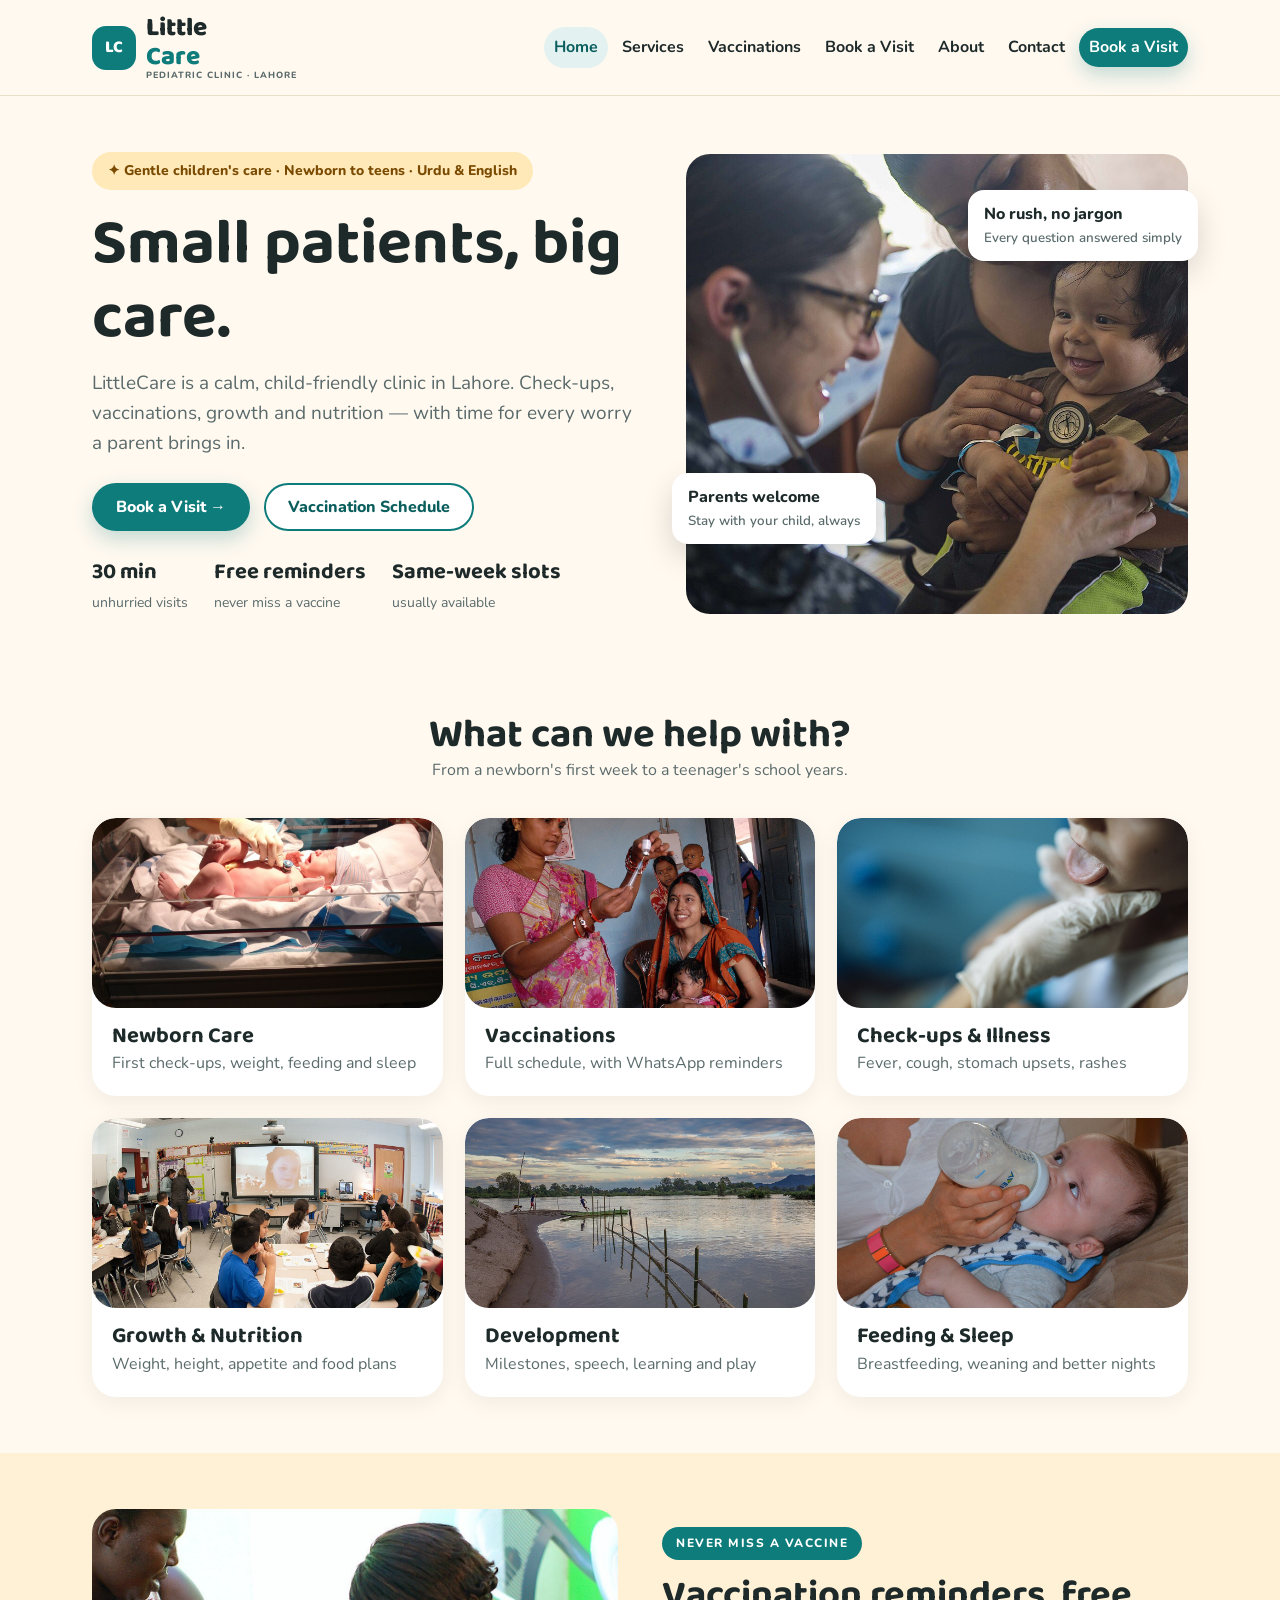
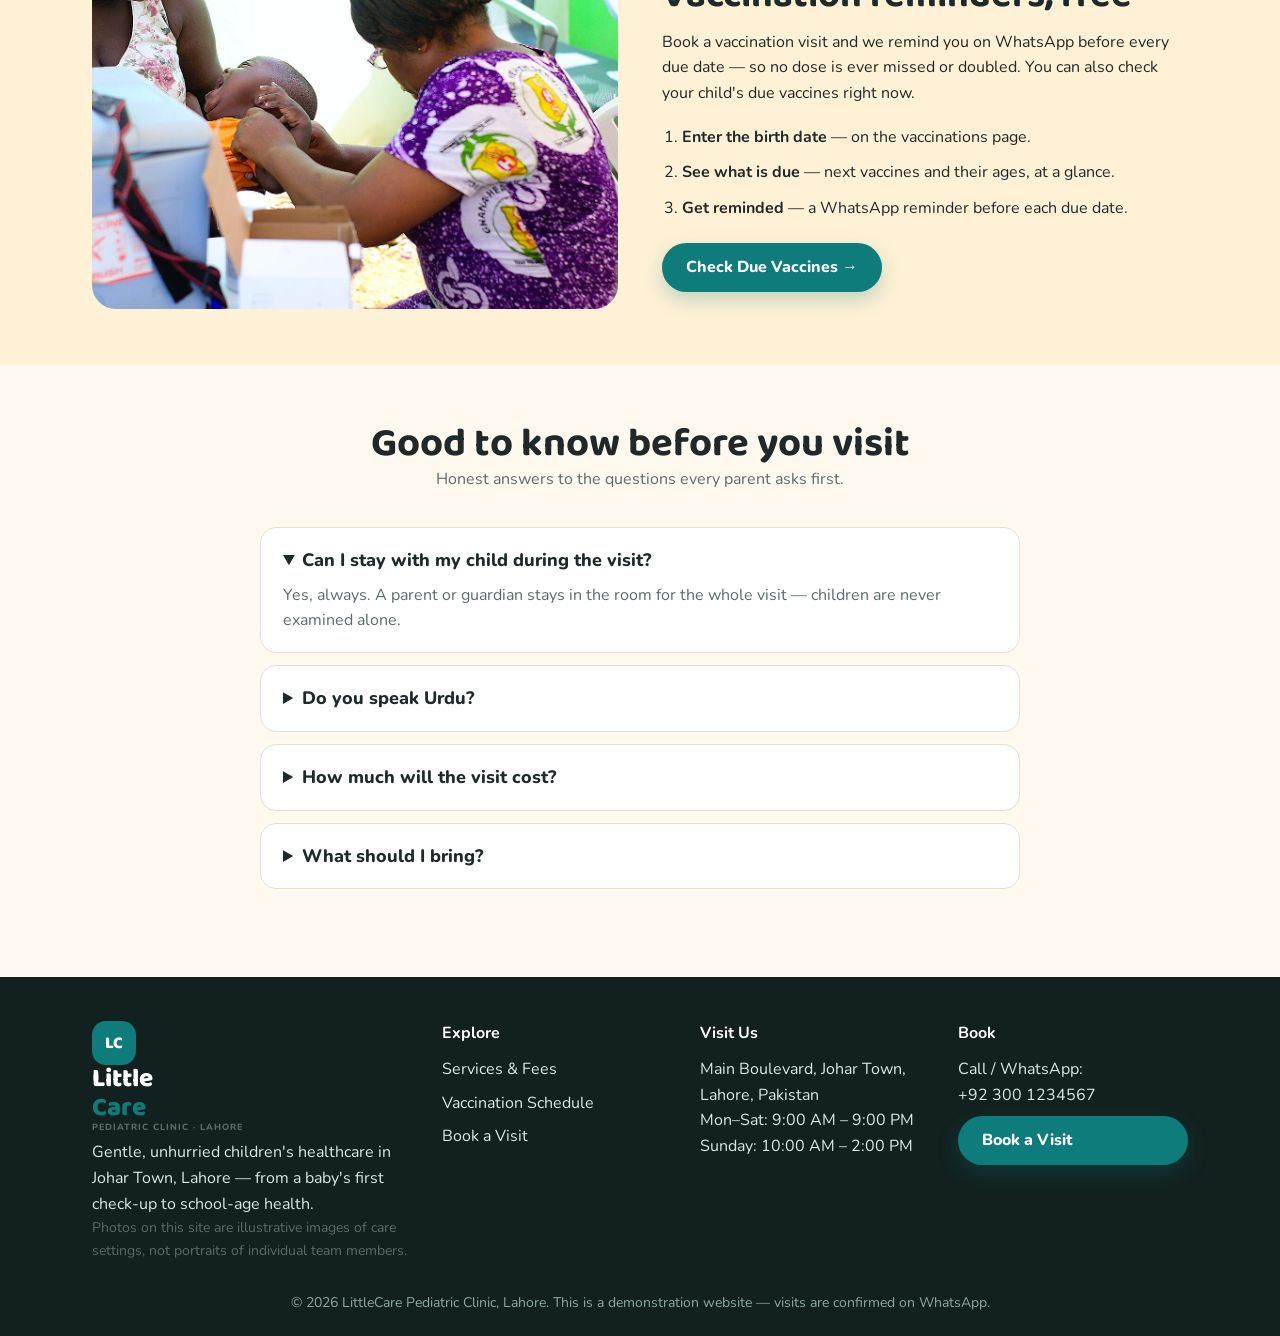
<file: index.html>
<!DOCTYPE html>
<html lang="en">
<head>
<meta charset="UTF-8">
<meta name="viewport" content="width=device-width, initial-scale=1.0">
<title>LittleCare — Pediatric Clinic in Lahore | Baby, Child & Vaccination Care</title>
<meta name="description" content="LittleCare, Johar Town Lahore — children's clinic: newborn check-ups, vaccinations with reminders, growth and nutrition care, in Urdu or English.">
<link rel="preconnect" href="https://fonts.googleapis.com">
<link rel="preconnect" href="https://fonts.gstatic.com" crossorigin>
<link href="https://fonts.googleapis.com/css2?family=Baloo+2:wght@600;700;800&family=Nunito:wght@400;600;700;800&display=swap" rel="stylesheet">
<link rel="stylesheet" href="css/style.css">
</head>
<body>
<header class="header"><div class="container nav-in">
<a href="index.html" class="logo"><span class="logo-mark">LC</span><span class="logo-text">Little<em>Care</em><small>PEDIATRIC CLINIC &middot; LAHORE</small></span></a>
<nav class="nav" id="nav"><a href="index.html" class="active">Home</a><a href="services.html" class="">Services</a><a href="vaccinations.html" class="">Vaccinations</a><a href="booking.html" class="">Book a Visit</a><a href="about.html" class="">About</a><a href="contact.html" class="">Contact</a><a href="booking.html" class="btn btn-sm">Book a Visit</a></nav>
<button class="hamburger" id="hamburger" aria-label="Open menu"><span></span><span></span><span></span></button>
</div></header>

<section class="hero"><div class="container hero-in"><div>
<span class="badge">&#10022; Gentle children's care &middot; Newborn to teens &middot; Urdu &amp; English</span>
<h1>Small patients, big care.</h1>
<p class="lead">LittleCare is a calm, child-friendly clinic in Lahore. Check-ups, vaccinations, growth and nutrition — with time for every worry a parent brings in.</p>
<div class="hero-actions"><a href="booking.html" class="btn btn-teal">Book a Visit &rarr;</a><a href="vaccinations.html" class="btn btn-outline">Vaccination Schedule</a></div>
<div class="hero-stats"><div><b>30 min</b><span>unhurried visits</span></div><div><b>Free reminders</b><span>never miss a vaccine</span></div><div><b>Same-week slots</b><span>usually available</span></div></div>
</div>
<div class="hero-visual">
<img src="images/hero.jpg" alt="A smiling baby being examined with a stethoscope while held by a parent">
<div class="chip chip-1">Parents welcome<small>Stay with your child, always</small></div>
<div class="chip chip-2">No rush, no jargon<small>Every question answered simply</small></div>
</div></div></section>

<section class="sec"><div class="container">
<div class="sec-head reveal"><h2>What can we help with?</h2><p>From a newborn's first week to a teenager's school years.</p></div>
<div class="grid cat-grid">
<a class="cat-card reveal" href="services.html#newborn"><img src="images/newborn.jpg" alt="Newborn baby check-up"><h3>Newborn Care</h3><p>First check-ups, weight, feeding and sleep</p></a>
<a class="cat-card reveal" href="vaccinations.html"><img src="images/vaccination.jpg" alt="A health worker preparing a vaccine"><h3>Vaccinations</h3><p>Full schedule, with WhatsApp reminders</p></a>
<a class="cat-card reveal" href="services.html#checkups"><img src="images/checkup.jpg" alt="A child being examined"><h3>Check-ups &amp; Illness</h3><p>Fever, cough, stomach upsets, rashes</p></a>
<a class="cat-card reveal" href="services.html#growth"><img src="images/nutrition.jpg" alt="School children eating together"><h3>Growth &amp; Nutrition</h3><p>Weight, height, appetite and food plans</p></a>
<a class="cat-card reveal" href="services.html#development"><img src="images/play.jpg" alt="Children playing outdoors"><h3>Development</h3><p>Milestones, speech, learning and play</p></a>
<a class="cat-card reveal" href="services.html#feeding"><img src="images/feeding.jpg" alt="A baby being bottle-fed"><h3>Feeding &amp; Sleep</h3><p>Breastfeeding, weaning and better nights</p></a>
</div></div></section>

<section class="sec sec-alt"><div class="container two">
<div class="reveal"><img src="images/vaccination2.jpg" alt="A child receiving a vaccination"></div>
<div class="reveal"><span class="pill">NEVER MISS A VACCINE</span><h2>Vaccination reminders, free</h2>
<p>Book a vaccination visit and we remind you on WhatsApp before every due date — so no dose is ever missed or doubled. You can also check your child's due vaccines right now.</p>
<ol class="steps"><li><b>Enter the birth date</b> — on the vaccinations page.</li><li><b>See what is due</b> — next vaccines and their ages, at a glance.</li><li><b>Get reminded</b> — a WhatsApp reminder before each due date.</li></ol>
<a href="vaccinations.html" class="btn btn-teal">Check Due Vaccines &rarr;</a></div>
</div></section>

<section class="sec"><div class="container">
<div class="sec-head reveal"><h2>Good to know before you visit</h2><p>Honest answers to the questions every parent asks first.</p></div>
<div class="faq reveal">
<details open><summary>Can I stay with my child during the visit?</summary><p>Yes, always. A parent or guardian stays in the room for the whole visit — children are never examined alone.</p></details>
<details><summary>Do you speak Urdu?</summary><p>Yes. Visits are available in Urdu and English, and advice is explained in plain words, never medical jargon.</p></details>
<details><summary>How much will the visit cost?</summary><p>Consultations start at Rs. 1,500 and every service price is listed openly on the services page. Vaccine prices depend on the brand and are confirmed before the visit.</p></details>
<details><summary>What should I bring?</summary><p>Your child's vaccination card, any previous reports or medicine lists, and a note of your questions. First visit? Just bring your child — we start from scratch.</p></details>
</div></div></section>

<footer class="footer"><div class="container foot-in">
<div><a href="index.html" class="logo"><span class="logo-mark">LC</span><span class="logo-text">Little<em>Care</em><small>PEDIATRIC CLINIC &middot; LAHORE</small></span></a>
<p>Gentle, unhurried children's healthcare in Johar Town, Lahore — from a baby's first check-up to school-age health.</p>
<p class="muted small">Photos on this site are illustrative images of care settings, not portraits of individual team members.</p></div>
<div><h4>Explore</h4><a href="services.html">Services &amp; Fees</a><a href="vaccinations.html">Vaccination Schedule</a><a href="booking.html">Book a Visit</a></div>
<div><h4>Visit Us</h4><p>Main Boulevard, Johar Town,<br>Lahore, Pakistan<br>Mon&ndash;Sat: 9:00 AM &ndash; 9:00 PM<br>Sunday: 10:00 AM &ndash; 2:00 PM</p></div>
<div><h4>Book</h4><p>Call / WhatsApp:<br><a href="https://wa.me/923001234567">+92 300 1234567</a></p><a href="booking.html" class="btn btn-teal">Book a Visit</a></div>
</div><p class="foot-note">&copy; 2026 LittleCare Pediatric Clinic, Lahore. This is a demonstration website — visits are confirmed on WhatsApp.</p></footer>
<script src="js/script.js"></script>
</body>
</html>
</file>
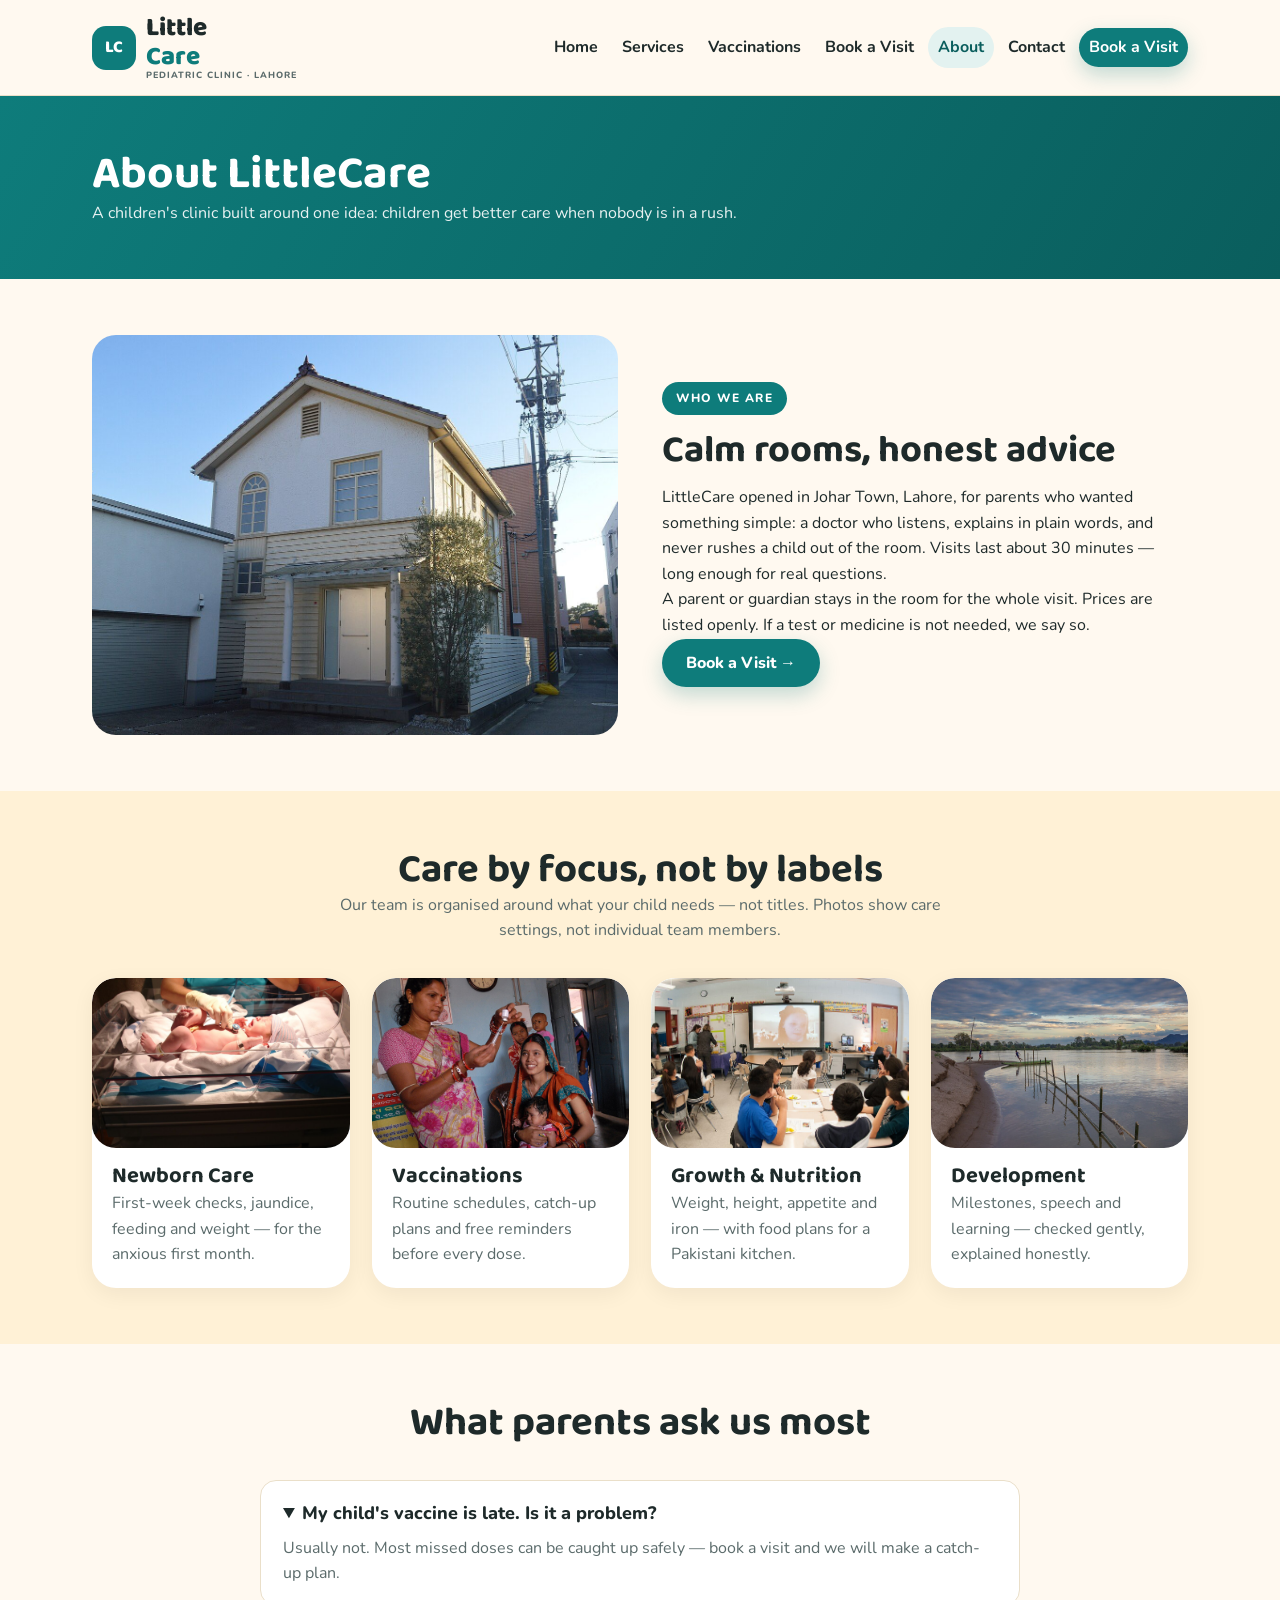
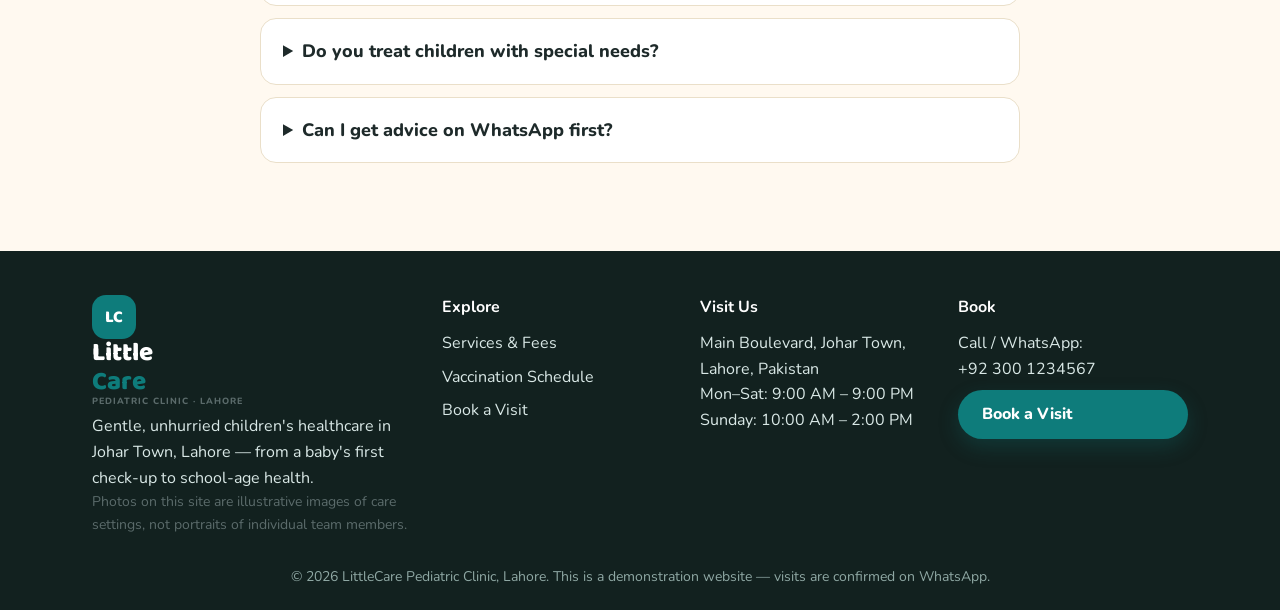
<file: about.html>
<!DOCTYPE html>
<html lang="en">
<head>
<meta charset="UTF-8">
<meta name="viewport" content="width=device-width, initial-scale=1.0">
<title>About — LittleCare Pediatric Clinic, Johar Town Lahore</title>
<meta name="description" content="About LittleCare pediatric clinic in Johar Town, Lahore: a calm, child-friendly clinic where parents stay in the room and every question gets time.">
<link rel="preconnect" href="https://fonts.googleapis.com">
<link rel="preconnect" href="https://fonts.gstatic.com" crossorigin>
<link href="https://fonts.googleapis.com/css2?family=Baloo+2:wght@600;700;800&family=Nunito:wght@400;600;700;800&display=swap" rel="stylesheet">
<link rel="stylesheet" href="css/style.css">
</head>
<body>
<header class="header"><div class="container nav-in">
<a href="index.html" class="logo"><span class="logo-mark">LC</span><span class="logo-text">Little<em>Care</em><small>PEDIATRIC CLINIC &middot; LAHORE</small></span></a>
<nav class="nav" id="nav"><a href="index.html" class="">Home</a><a href="services.html" class="">Services</a><a href="vaccinations.html" class="">Vaccinations</a><a href="booking.html" class="">Book a Visit</a><a href="about.html" class="active">About</a><a href="contact.html" class="">Contact</a><a href="booking.html" class="btn btn-sm">Book a Visit</a></nav>
<button class="hamburger" id="hamburger" aria-label="Open menu"><span></span><span></span><span></span></button>
</div></header>

<section class="page-head"><div class="container"><h1>About LittleCare</h1><p>A children's clinic built around one idea: children get better care when nobody is in a rush.</p></div></section>
<section class="sec"><div class="container two">
<div class="reveal"><img src="images/clinic.jpg" alt="Clinic building"></div>
<div class="reveal"><span class="pill">WHO WE ARE</span><h2>Calm rooms, honest advice</h2>
<p>LittleCare opened in Johar Town, Lahore, for parents who wanted something simple: a doctor who listens, explains in plain words, and never rushes a child out of the room. Visits last about 30 minutes — long enough for real questions.</p>
<p>A parent or guardian stays in the room for the whole visit. Prices are listed openly. If a test or medicine is not needed, we say so.</p>
<a href="booking.html" class="btn btn-teal">Book a Visit &rarr;</a></div>
</div></section>
<section class="sec sec-alt"><div class="container">
<div class="sec-head reveal"><h2>Care by focus, not by labels</h2><p>Our team is organised around what your child needs — not titles. Photos show care settings, not individual team members.</p></div>
<div class="grid team-grid" id="teamGrid">
<div class="team-card reveal"><img src="images/newborn.jpg" alt="Newborn care setting"><h3>Newborn Care</h3><p>First-week checks, jaundice, feeding and weight — for the anxious first month.</p></div>
<div class="team-card reveal"><img src="images/vaccination.jpg" alt="Vaccination setting"><h3>Vaccinations</h3><p>Routine schedules, catch-up plans and free reminders before every dose.</p></div>
<div class="team-card reveal"><img src="images/nutrition.jpg" alt="Nutrition care setting"><h3>Growth &amp; Nutrition</h3><p>Weight, height, appetite and iron — with food plans for a Pakistani kitchen.</p></div>
<div class="team-card reveal"><img src="images/play.jpg" alt="Development care setting"><h3>Development</h3><p>Milestones, speech and learning — checked gently, explained honestly.</p></div>
</div>
</div></section>
<section class="sec"><div class="container">
<div class="sec-head reveal"><h2>What parents ask us most</h2></div>
<div class="faq reveal">
<details open><summary>My child's vaccine is late. Is it a problem?</summary><p>Usually not. Most missed doses can be caught up safely — book a visit and we will make a catch-up plan.</p></details>
<details><summary>Do you treat children with special needs?</summary><p>Yes. Tell us in the booking notes so we can allow extra time and a quieter room.</p></details>
<details><summary>Can I get advice on WhatsApp first?</summary><p>For simple questions, yes — message the clinic number and we will reply during clinic hours. Anything urgent should be a visit or an emergency service.</p></details>
</div></div></section>

<footer class="footer"><div class="container foot-in">
<div><a href="index.html" class="logo"><span class="logo-mark">LC</span><span class="logo-text">Little<em>Care</em><small>PEDIATRIC CLINIC &middot; LAHORE</small></span></a>
<p>Gentle, unhurried children's healthcare in Johar Town, Lahore — from a baby's first check-up to school-age health.</p>
<p class="muted small">Photos on this site are illustrative images of care settings, not portraits of individual team members.</p></div>
<div><h4>Explore</h4><a href="services.html">Services &amp; Fees</a><a href="vaccinations.html">Vaccination Schedule</a><a href="booking.html">Book a Visit</a></div>
<div><h4>Visit Us</h4><p>Main Boulevard, Johar Town,<br>Lahore, Pakistan<br>Mon&ndash;Sat: 9:00 AM &ndash; 9:00 PM<br>Sunday: 10:00 AM &ndash; 2:00 PM</p></div>
<div><h4>Book</h4><p>Call / WhatsApp:<br><a href="https://wa.me/923001234567">+92 300 1234567</a></p><a href="booking.html" class="btn btn-teal">Book a Visit</a></div>
</div><p class="foot-note">&copy; 2026 LittleCare Pediatric Clinic, Lahore. This is a demonstration website — visits are confirmed on WhatsApp.</p></footer>
<script src="js/script.js"></script>
</body>
</html>
</file>
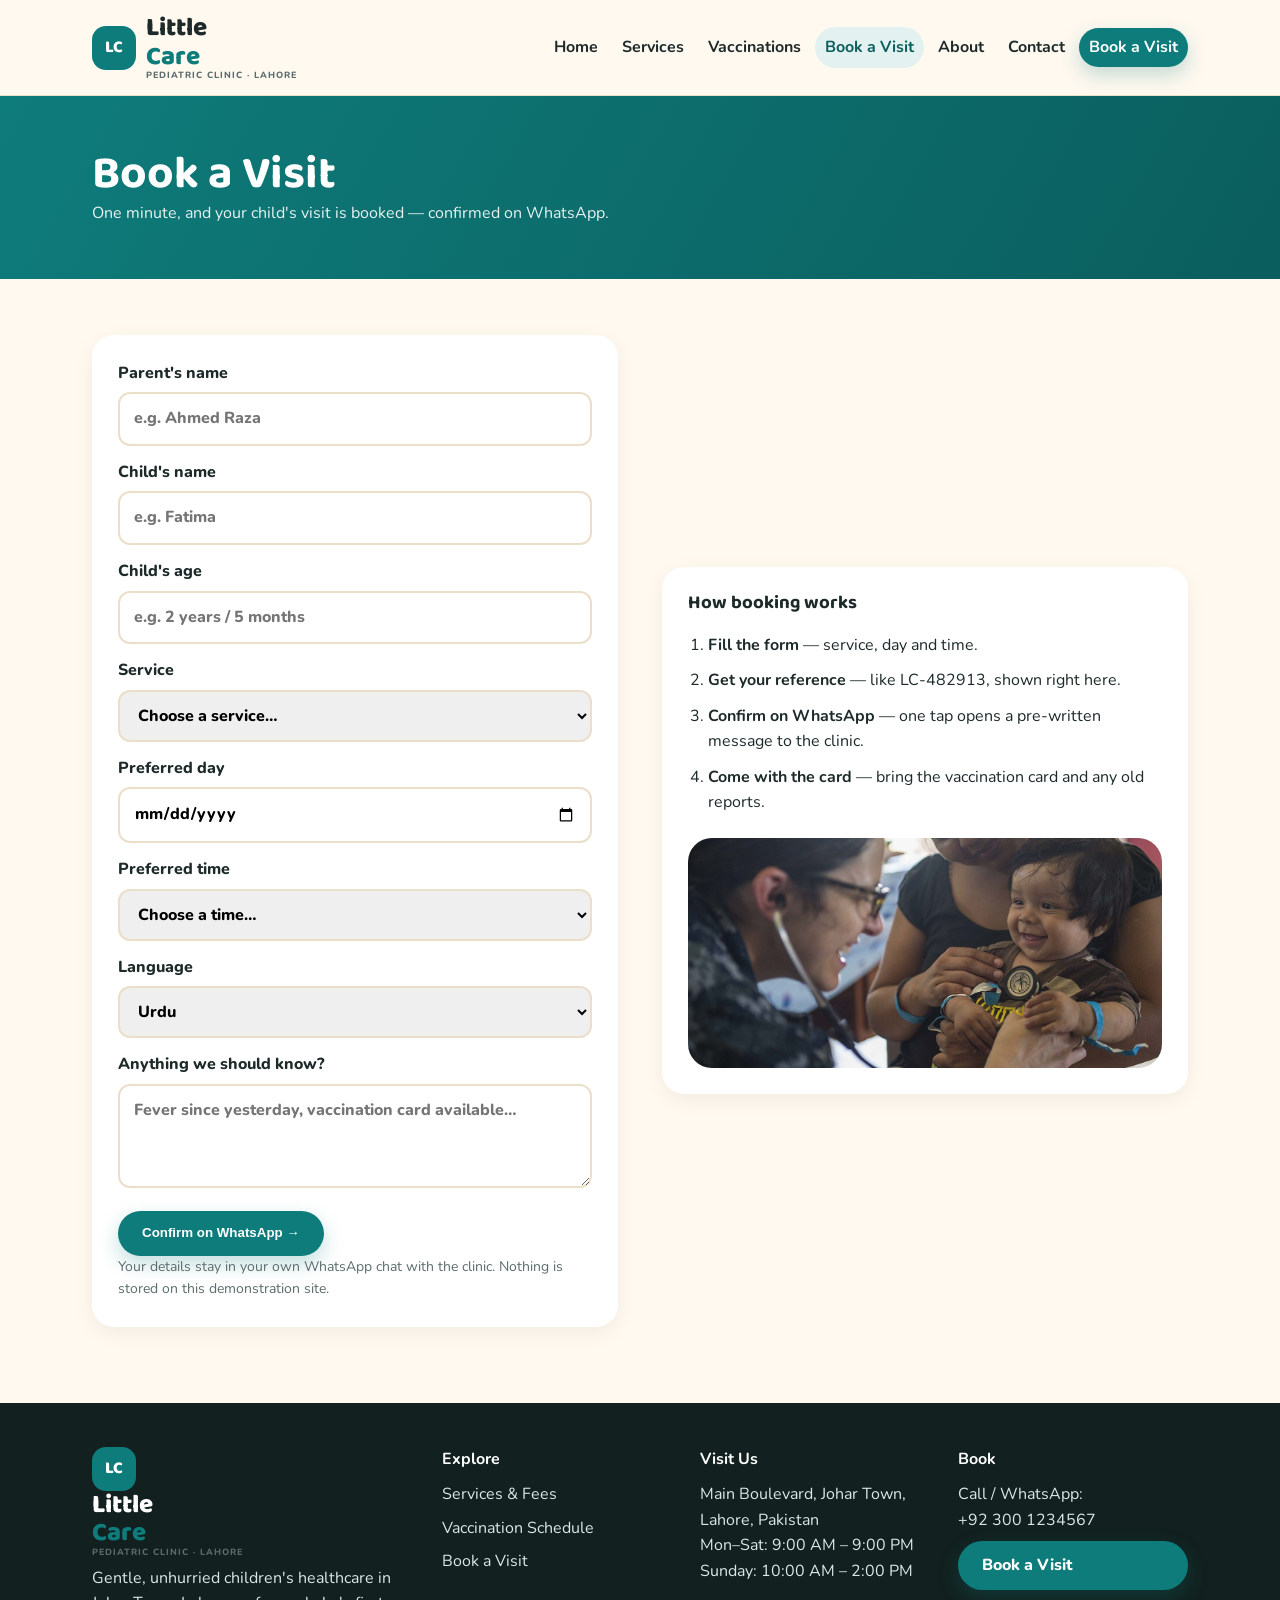
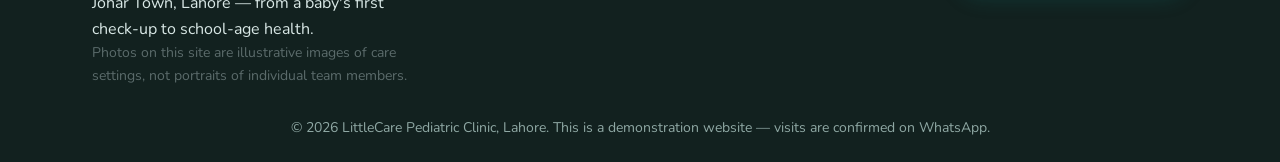
<file: booking.html>
<!DOCTYPE html>
<html lang="en">
<head>
<meta charset="UTF-8">
<meta name="viewport" content="width=device-width, initial-scale=1.0">
<title>Book a Visit — LittleCare Pediatric Clinic Lahore</title>
<meta name="description" content="Book a children's clinic visit at LittleCare, Johar Town Lahore — pick a service, day and time, and confirm on WhatsApp.">
<link rel="preconnect" href="https://fonts.googleapis.com">
<link rel="preconnect" href="https://fonts.gstatic.com" crossorigin>
<link href="https://fonts.googleapis.com/css2?family=Baloo+2:wght@600;700;800&family=Nunito:wght@400;600;700;800&display=swap" rel="stylesheet">
<link rel="stylesheet" href="css/style.css">
</head>
<body>
<header class="header"><div class="container nav-in">
<a href="index.html" class="logo"><span class="logo-mark">LC</span><span class="logo-text">Little<em>Care</em><small>PEDIATRIC CLINIC &middot; LAHORE</small></span></a>
<nav class="nav" id="nav"><a href="index.html" class="">Home</a><a href="services.html" class="">Services</a><a href="vaccinations.html" class="">Vaccinations</a><a href="booking.html" class="active">Book a Visit</a><a href="about.html" class="">About</a><a href="contact.html" class="">Contact</a><a href="booking.html" class="btn btn-sm">Book a Visit</a></nav>
<button class="hamburger" id="hamburger" aria-label="Open menu"><span></span><span></span><span></span></button>
</div></header>

<section class="page-head"><div class="container"><h1>Book a Visit</h1><p>One minute, and your child's visit is booked — confirmed on WhatsApp.</p></div></section>
<section class="sec"><div class="container two">
<form id="bookForm" class="book-form reveal">
<label>Parent's name <input type="text" id="parentName" required placeholder="e.g. Ahmed Raza"></label>
<label>Child's name <input type="text" id="childName" required placeholder="e.g. Fatima"></label>
<label>Child's age <input type="text" id="childAge" required placeholder="e.g. 2 years / 5 months"></label>
<label>Service
<select id="service" required>
<option value="">Choose a service…</option>
<option>General Check-up</option><option>Newborn Check-up</option><option>Vaccination</option>
<option>Growth &amp; Nutrition</option><option>Development Screening</option><option>Feeding &amp; Sleep</option>
<option>Nebulization</option><option>School Health Check</option>
</select></label>
<label>Preferred day <input type="date" id="day" required></label>
<label>Preferred time
<select id="slot" required>
<option value="">Choose a time…</option>
<option>9:00 AM</option><option>10:30 AM</option><option>12:00 PM</option><option>4:00 PM</option><option>5:30 PM</option><option>7:00 PM</option>
</select></label>
<label>Language
<select id="lang"><option>Urdu</option><option>English</option><option>Urdu &amp; English</option></select></label>
<label>Anything we should know? <textarea id="notes" rows="3" placeholder="Fever since yesterday, vaccination card available…"></textarea></label>
<button class="btn btn-teal" type="submit">Confirm on WhatsApp &rarr;</button>
<p class="muted small">Your details stay in your own WhatsApp chat with the clinic. Nothing is stored on this demonstration site.</p>
</form>
<div class="reveal">
<div id="bookResult" class="book-result">
<h3>How booking works</h3>
<ol class="steps"><li><b>Fill the form</b> — service, day and time.</li><li><b>Get your reference</b> — like LC-482913, shown right here.</li><li><b>Confirm on WhatsApp</b> — one tap opens a pre-written message to the clinic.</li><li><b>Come with the card</b> — bring the vaccination card and any old reports.</li></ol>
<img src="images/hero.jpg" alt="A smiling baby being examined">
</div>
</div>
</div></section>

<footer class="footer"><div class="container foot-in">
<div><a href="index.html" class="logo"><span class="logo-mark">LC</span><span class="logo-text">Little<em>Care</em><small>PEDIATRIC CLINIC &middot; LAHORE</small></span></a>
<p>Gentle, unhurried children's healthcare in Johar Town, Lahore — from a baby's first check-up to school-age health.</p>
<p class="muted small">Photos on this site are illustrative images of care settings, not portraits of individual team members.</p></div>
<div><h4>Explore</h4><a href="services.html">Services &amp; Fees</a><a href="vaccinations.html">Vaccination Schedule</a><a href="booking.html">Book a Visit</a></div>
<div><h4>Visit Us</h4><p>Main Boulevard, Johar Town,<br>Lahore, Pakistan<br>Mon&ndash;Sat: 9:00 AM &ndash; 9:00 PM<br>Sunday: 10:00 AM &ndash; 2:00 PM</p></div>
<div><h4>Book</h4><p>Call / WhatsApp:<br><a href="https://wa.me/923001234567">+92 300 1234567</a></p><a href="booking.html" class="btn btn-teal">Book a Visit</a></div>
</div><p class="foot-note">&copy; 2026 LittleCare Pediatric Clinic, Lahore. This is a demonstration website — visits are confirmed on WhatsApp.</p></footer>
<script src="js/script.js"></script>
</body>
</html>
</file>
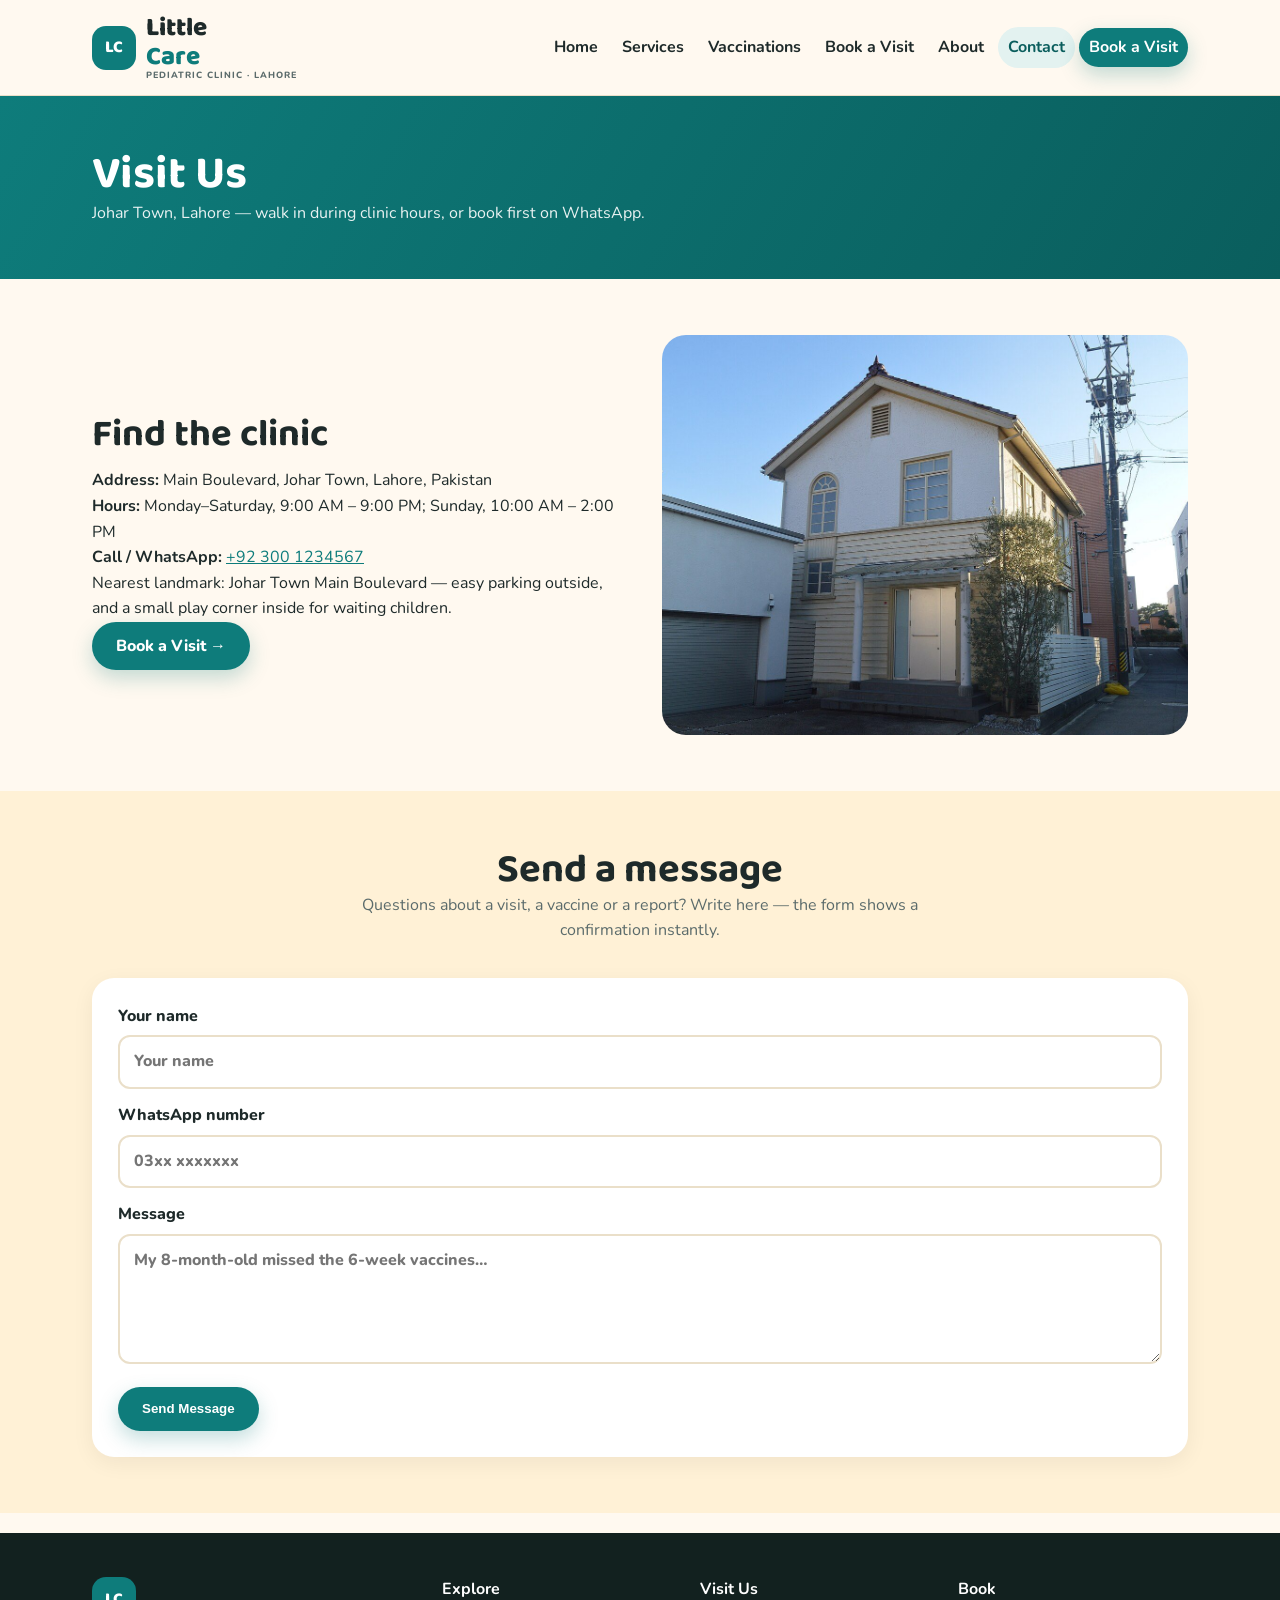
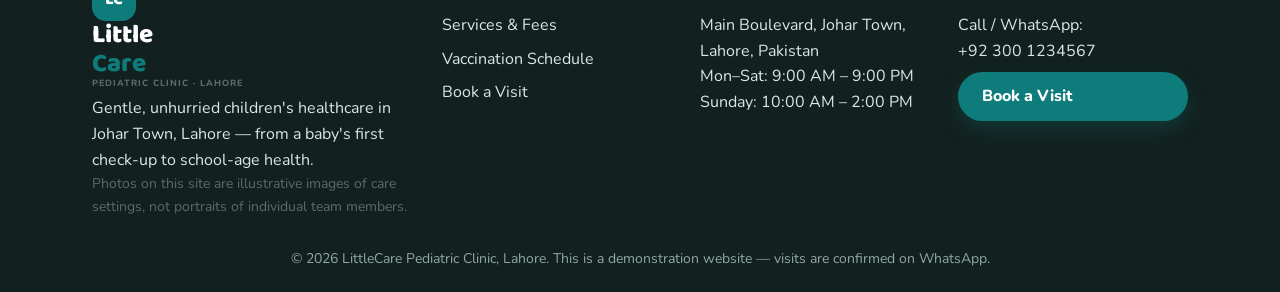
<file: contact.html>
<!DOCTYPE html>
<html lang="en">
<head>
<meta charset="UTF-8">
<meta name="viewport" content="width=device-width, initial-scale=1.0">
<title>Contact — LittleCare Pediatric Clinic, Johar Town Lahore</title>
<meta name="description" content="Contact LittleCare pediatric clinic, Johar Town Lahore: visit timings, WhatsApp booking and location.">
<link rel="preconnect" href="https://fonts.googleapis.com">
<link rel="preconnect" href="https://fonts.gstatic.com" crossorigin>
<link href="https://fonts.googleapis.com/css2?family=Baloo+2:wght@600;700;800&family=Nunito:wght@400;600;700;800&display=swap" rel="stylesheet">
<link rel="stylesheet" href="css/style.css">
</head>
<body>
<header class="header"><div class="container nav-in">
<a href="index.html" class="logo"><span class="logo-mark">LC</span><span class="logo-text">Little<em>Care</em><small>PEDIATRIC CLINIC &middot; LAHORE</small></span></a>
<nav class="nav" id="nav"><a href="index.html" class="">Home</a><a href="services.html" class="">Services</a><a href="vaccinations.html" class="">Vaccinations</a><a href="booking.html" class="">Book a Visit</a><a href="about.html" class="">About</a><a href="contact.html" class="active">Contact</a><a href="booking.html" class="btn btn-sm">Book a Visit</a></nav>
<button class="hamburger" id="hamburger" aria-label="Open menu"><span></span><span></span><span></span></button>
</div></header>

<section class="page-head"><div class="container"><h1>Visit Us</h1><p>Johar Town, Lahore — walk in during clinic hours, or book first on WhatsApp.</p></div></section>
<section class="sec"><div class="container two">
<div class="reveal">
<h2>Find the clinic</h2>
<p><b>Address:</b> Main Boulevard, Johar Town, Lahore, Pakistan</p>
<p><b>Hours:</b> Monday&ndash;Saturday, 9:00 AM &ndash; 9:00 PM; Sunday, 10:00 AM &ndash; 2:00 PM</p>
<p><b>Call / WhatsApp:</b> <a href="https://wa.me/923001234567">+92 300 1234567</a></p>
<p>Nearest landmark: Johar Town Main Boulevard — easy parking outside, and a small play corner inside for waiting children.</p>
<a href="booking.html" class="btn btn-teal">Book a Visit &rarr;</a>
</div>
<div class="reveal"><img src="images/clinic.jpg" alt="Clinic building"></div>
</div></section>
<section class="sec sec-alt"><div class="container">
<div class="sec-head reveal"><h2>Send a message</h2><p>Questions about a visit, a vaccine or a report? Write here — the form shows a confirmation instantly.</p></div>
<form id="contactForm" class="contact-form reveal">
<label>Your name <input type="text" required placeholder="Your name"></label>
<label>WhatsApp number <input type="tel" required placeholder="03xx xxxxxxx"></label>
<label>Message <textarea rows="4" required placeholder="My 8-month-old missed the 6-week vaccines…"></textarea></label>
<button class="btn btn-teal" type="submit">Send Message</button>
<p id="contactResult" class="muted"></p>
</form>
</div></section>

<footer class="footer"><div class="container foot-in">
<div><a href="index.html" class="logo"><span class="logo-mark">LC</span><span class="logo-text">Little<em>Care</em><small>PEDIATRIC CLINIC &middot; LAHORE</small></span></a>
<p>Gentle, unhurried children's healthcare in Johar Town, Lahore — from a baby's first check-up to school-age health.</p>
<p class="muted small">Photos on this site are illustrative images of care settings, not portraits of individual team members.</p></div>
<div><h4>Explore</h4><a href="services.html">Services &amp; Fees</a><a href="vaccinations.html">Vaccination Schedule</a><a href="booking.html">Book a Visit</a></div>
<div><h4>Visit Us</h4><p>Main Boulevard, Johar Town,<br>Lahore, Pakistan<br>Mon&ndash;Sat: 9:00 AM &ndash; 9:00 PM<br>Sunday: 10:00 AM &ndash; 2:00 PM</p></div>
<div><h4>Book</h4><p>Call / WhatsApp:<br><a href="https://wa.me/923001234567">+92 300 1234567</a></p><a href="booking.html" class="btn btn-teal">Book a Visit</a></div>
</div><p class="foot-note">&copy; 2026 LittleCare Pediatric Clinic, Lahore. This is a demonstration website — visits are confirmed on WhatsApp.</p></footer>
<script src="js/script.js"></script>
</body>
</html>
</file>
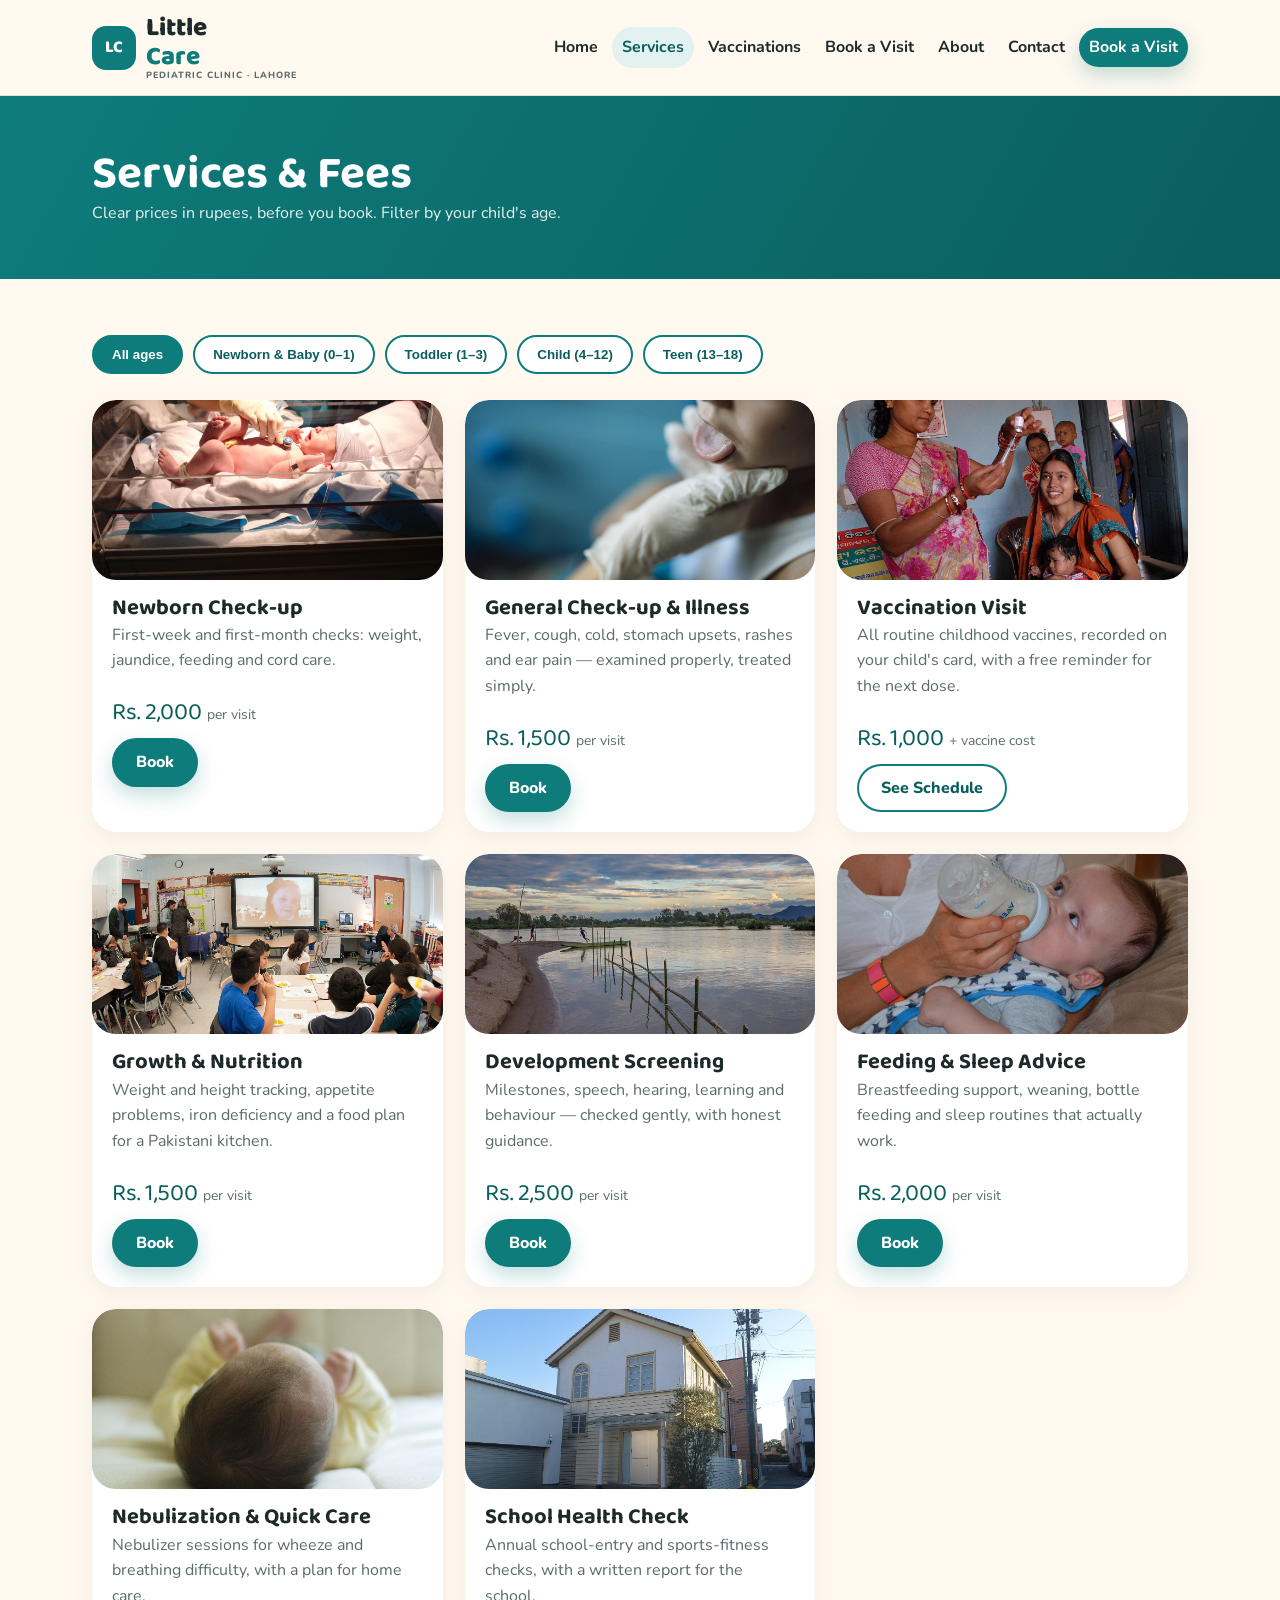
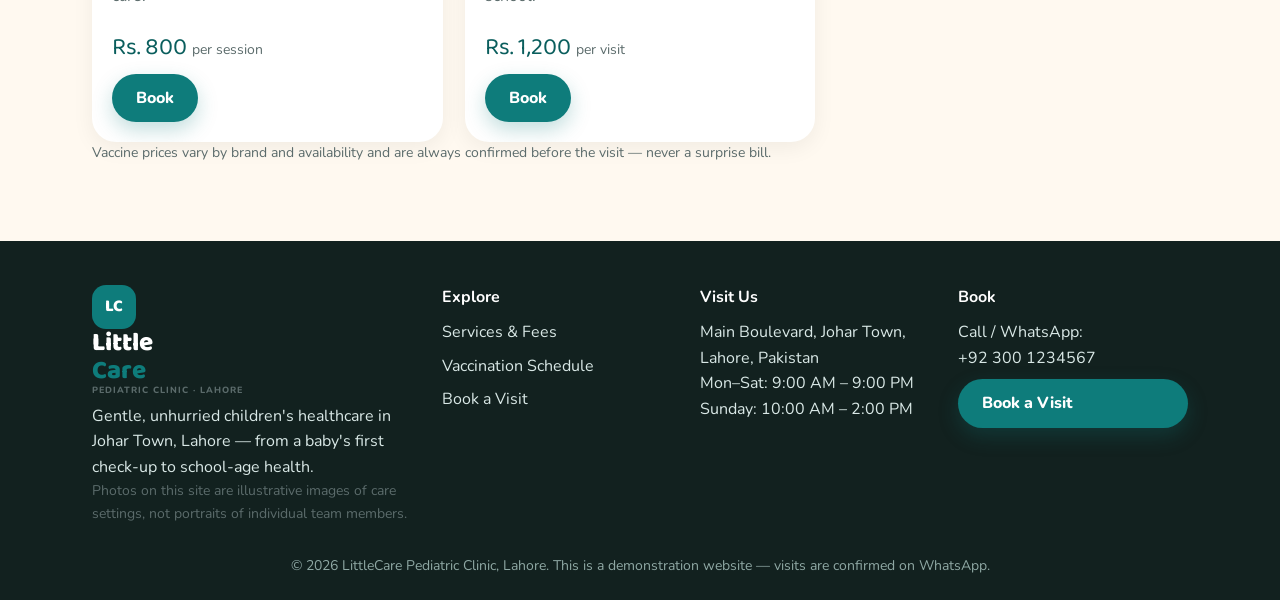
<file: services.html>
<!DOCTYPE html>
<html lang="en">
<head>
<meta charset="UTF-8">
<meta name="viewport" content="width=device-width, initial-scale=1.0">
<title>Services & Fees — LittleCare Pediatric Clinic Lahore</title>
<meta name="description" content="LittleCare Lahore services and fees: newborn care, check-ups, vaccinations, growth and nutrition, development screening — clear prices in rupees.">
<link rel="preconnect" href="https://fonts.googleapis.com">
<link rel="preconnect" href="https://fonts.gstatic.com" crossorigin>
<link href="https://fonts.googleapis.com/css2?family=Baloo+2:wght@600;700;800&family=Nunito:wght@400;600;700;800&display=swap" rel="stylesheet">
<link rel="stylesheet" href="css/style.css">
</head>
<body>
<header class="header"><div class="container nav-in">
<a href="index.html" class="logo"><span class="logo-mark">LC</span><span class="logo-text">Little<em>Care</em><small>PEDIATRIC CLINIC &middot; LAHORE</small></span></a>
<nav class="nav" id="nav"><a href="index.html" class="">Home</a><a href="services.html" class="active">Services</a><a href="vaccinations.html" class="">Vaccinations</a><a href="booking.html" class="">Book a Visit</a><a href="about.html" class="">About</a><a href="contact.html" class="">Contact</a><a href="booking.html" class="btn btn-sm">Book a Visit</a></nav>
<button class="hamburger" id="hamburger" aria-label="Open menu"><span></span><span></span><span></span></button>
</div></header>

<section class="page-head"><div class="container"><h1>Services &amp; Fees</h1><p>Clear prices in rupees, before you book. Filter by your child's age.</p></div></section>
<section class="sec"><div class="container">
<div class="filters reveal" id="svcFilters">
<button data-f="all" class="active">All ages</button><button data-f="baby">Newborn &amp; Baby (0&ndash;1)</button><button data-f="toddler">Toddler (1&ndash;3)</button><button data-f="child">Child (4&ndash;12)</button><button data-f="teen">Teen (13&ndash;18)</button>
</div>
<div class="grid svc-grid" id="svcGrid">
<div class="svc-card reveal" data-age="baby"><img src="images/newborn.jpg" alt="Newborn check-up"><h3>Newborn Check-up</h3><p>First-week and first-month checks: weight, jaundice, feeding and cord care.</p><p class="price">Rs. 2,000 <span>per visit</span></p><a href="booking.html?service=Newborn+Check-up" class="btn btn-teal">Book</a></div>
<div class="svc-card reveal" data-age="baby toddler child teen"><img src="images/checkup.jpg" alt="Child check-up"><h3>General Check-up &amp; Illness</h3><p>Fever, cough, cold, stomach upsets, rashes and ear pain — examined properly, treated simply.</p><p class="price">Rs. 1,500 <span>per visit</span></p><a href="booking.html?service=General+Check-up" class="btn btn-teal">Book</a></div>
<div class="svc-card reveal" data-age="baby toddler child"><img src="images/vaccination.jpg" alt="Vaccination visit"><h3>Vaccination Visit</h3><p>All routine childhood vaccines, recorded on your child's card, with a free reminder for the next dose.</p><p class="price">Rs. 1,000 <span>+ vaccine cost</span></p><a href="vaccinations.html" class="btn btn-outline">See Schedule</a></div>
<div class="svc-card reveal" data-age="baby toddler child"><img src="images/nutrition.jpg" alt="Children eating"><h3>Growth &amp; Nutrition</h3><p>Weight and height tracking, appetite problems, iron deficiency and a food plan for a Pakistani kitchen.</p><p class="price">Rs. 1,500 <span>per visit</span></p><a href="booking.html?service=Growth+%26+Nutrition" class="btn btn-teal">Book</a></div>
<div class="svc-card reveal" data-age="toddler child"><img src="images/play.jpg" alt="Children playing"><h3>Development Screening</h3><p>Milestones, speech, hearing, learning and behaviour — checked gently, with honest guidance.</p><p class="price">Rs. 2,500 <span>per visit</span></p><a href="booking.html?service=Development+Screening" class="btn btn-teal">Book</a></div>
<div class="svc-card reveal" data-age="baby toddler"><img src="images/feeding.jpg" alt="Baby feeding"><h3>Feeding &amp; Sleep Advice</h3><p>Breastfeeding support, weaning, bottle feeding and sleep routines that actually work.</p><p class="price">Rs. 2,000 <span>per visit</span></p><a href="booking.html?service=Feeding+%26+Sleep" class="btn btn-teal">Book</a></div>
<div class="svc-card reveal" data-age="baby toddler child"><img src="images/sleep.jpg" alt="Baby resting"><h3>Nebulization &amp; Quick Care</h3><p>Nebulizer sessions for wheeze and breathing difficulty, with a plan for home care.</p><p class="price">Rs. 800 <span>per session</span></p><a href="booking.html?service=Nebulization" class="btn btn-teal">Book</a></div>
<div class="svc-card reveal" data-age="child teen"><img src="images/clinic.jpg" alt="Clinic building"><h3>School Health Check</h3><p>Annual school-entry and sports-fitness checks, with a written report for the school.</p><p class="price">Rs. 1,200 <span>per visit</span></p><a href="booking.html?service=School+Health+Check" class="btn btn-teal">Book</a></div>
</div>
<p class="muted small reveal">Vaccine prices vary by brand and availability and are always confirmed before the visit — never a surprise bill.</p>
</div></section>

<footer class="footer"><div class="container foot-in">
<div><a href="index.html" class="logo"><span class="logo-mark">LC</span><span class="logo-text">Little<em>Care</em><small>PEDIATRIC CLINIC &middot; LAHORE</small></span></a>
<p>Gentle, unhurried children's healthcare in Johar Town, Lahore — from a baby's first check-up to school-age health.</p>
<p class="muted small">Photos on this site are illustrative images of care settings, not portraits of individual team members.</p></div>
<div><h4>Explore</h4><a href="services.html">Services &amp; Fees</a><a href="vaccinations.html">Vaccination Schedule</a><a href="booking.html">Book a Visit</a></div>
<div><h4>Visit Us</h4><p>Main Boulevard, Johar Town,<br>Lahore, Pakistan<br>Mon&ndash;Sat: 9:00 AM &ndash; 9:00 PM<br>Sunday: 10:00 AM &ndash; 2:00 PM</p></div>
<div><h4>Book</h4><p>Call / WhatsApp:<br><a href="https://wa.me/923001234567">+92 300 1234567</a></p><a href="booking.html" class="btn btn-teal">Book a Visit</a></div>
</div><p class="foot-note">&copy; 2026 LittleCare Pediatric Clinic, Lahore. This is a demonstration website — visits are confirmed on WhatsApp.</p></footer>
<script src="js/script.js"></script>
</body>
</html>
</file>
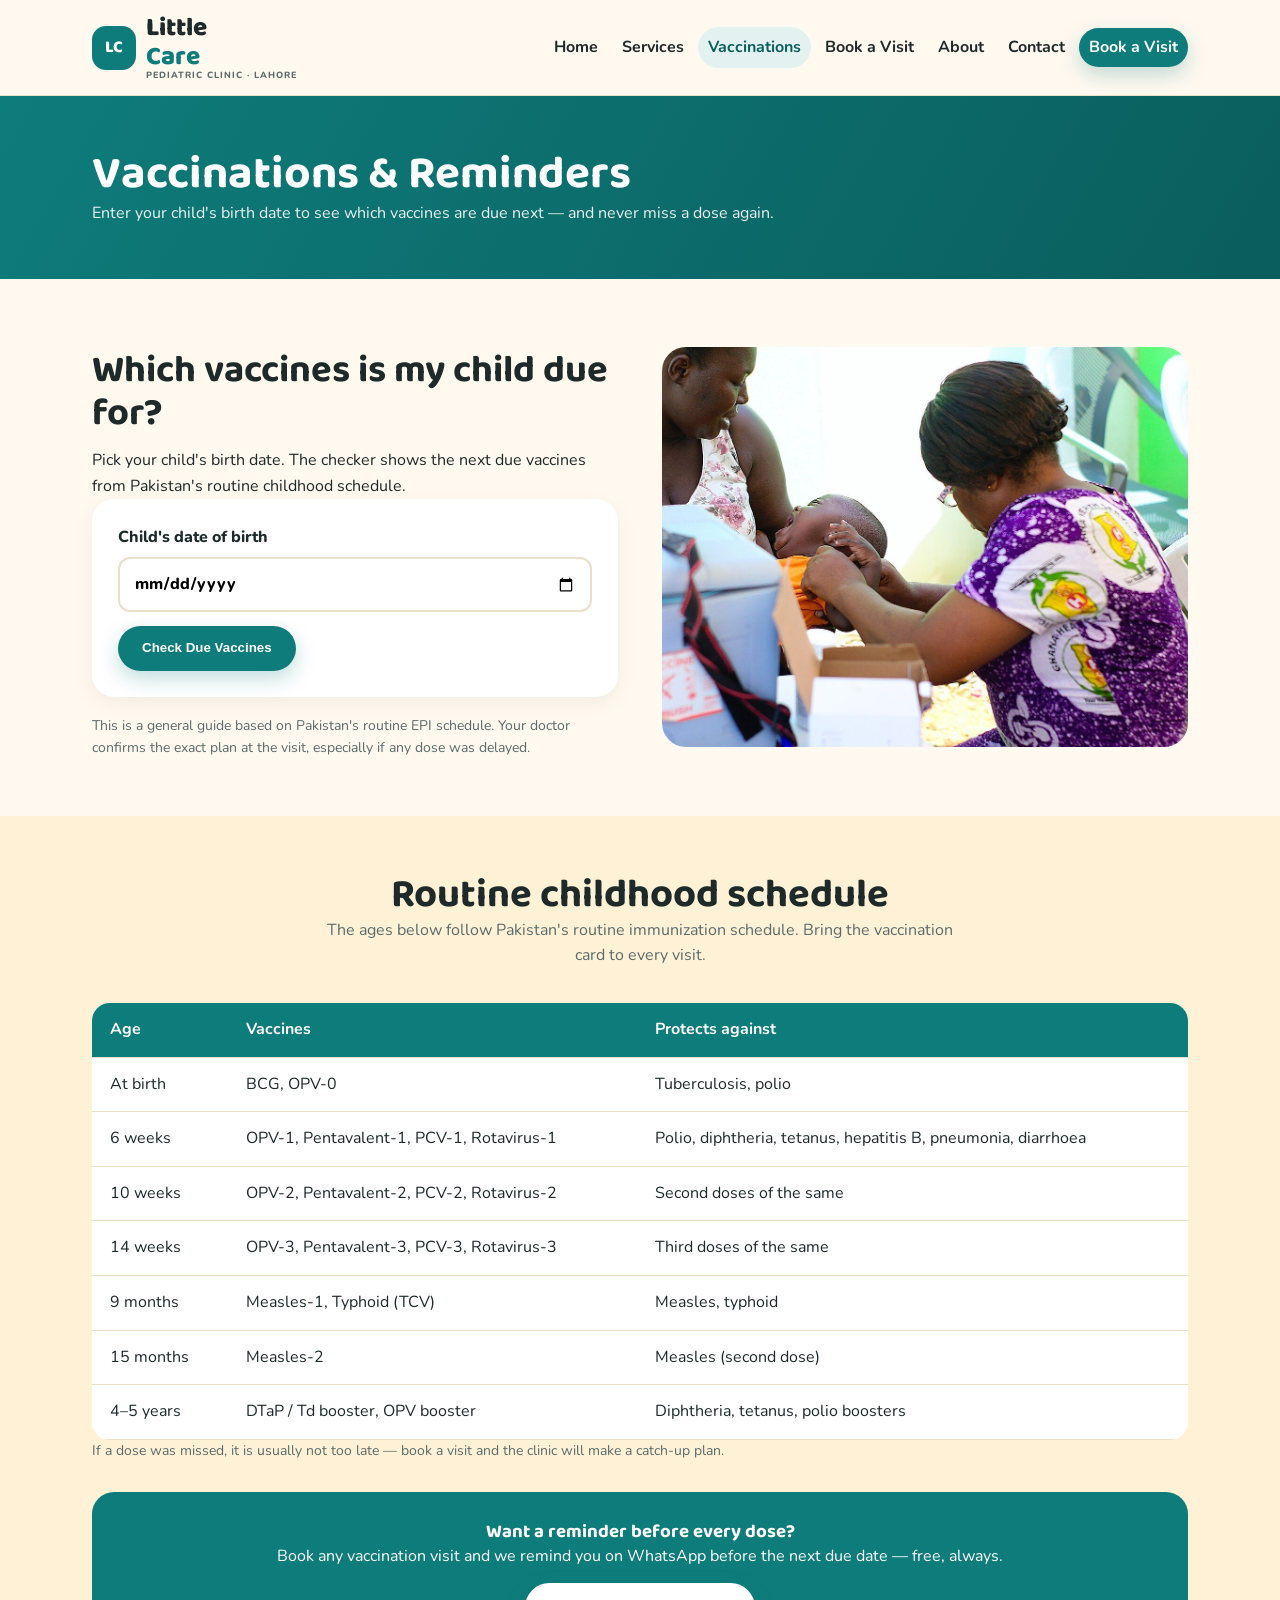
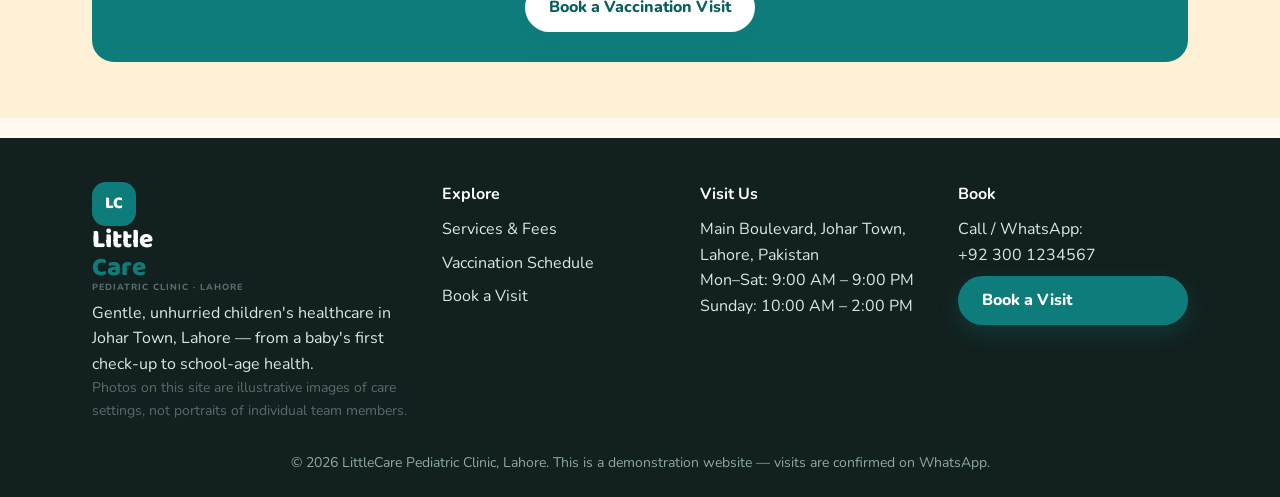
<file: vaccinations.html>
<!DOCTYPE html>
<html lang="en">
<head>
<meta charset="UTF-8">
<meta name="viewport" content="width=device-width, initial-scale=1.0">
<title>Vaccination Schedule & Reminders — LittleCare Pediatric Clinic Lahore</title>
<meta name="description" content="LittleCare Lahore vaccination schedule: check which vaccines your child is due for by birth date, and get free WhatsApp reminders before every dose.">
<link rel="preconnect" href="https://fonts.googleapis.com">
<link rel="preconnect" href="https://fonts.gstatic.com" crossorigin>
<link href="https://fonts.googleapis.com/css2?family=Baloo+2:wght@600;700;800&family=Nunito:wght@400;600;700;800&display=swap" rel="stylesheet">
<link rel="stylesheet" href="css/style.css">
</head>
<body>
<header class="header"><div class="container nav-in">
<a href="index.html" class="logo"><span class="logo-mark">LC</span><span class="logo-text">Little<em>Care</em><small>PEDIATRIC CLINIC &middot; LAHORE</small></span></a>
<nav class="nav" id="nav"><a href="index.html" class="">Home</a><a href="services.html" class="">Services</a><a href="vaccinations.html" class="active">Vaccinations</a><a href="booking.html" class="">Book a Visit</a><a href="about.html" class="">About</a><a href="contact.html" class="">Contact</a><a href="booking.html" class="btn btn-sm">Book a Visit</a></nav>
<button class="hamburger" id="hamburger" aria-label="Open menu"><span></span><span></span><span></span></button>
</div></header>

<section class="page-head"><div class="container"><h1>Vaccinations &amp; Reminders</h1><p>Enter your child's birth date to see which vaccines are due next — and never miss a dose again.</p></div></section>
<section class="sec"><div class="container two">
<div class="reveal">
<h2>Which vaccines is my child due for?</h2>
<p>Pick your child's birth date. The checker shows the next due vaccines from Pakistan's routine childhood schedule.</p>
<form id="vaxForm" class="vax-form">
<label>Child's date of birth
<input type="date" id="dob" required></label>
<button class="btn btn-teal" type="submit">Check Due Vaccines</button>
</form>
<div id="vaxResult" class="vax-result"></div>
<p class="muted small">This is a general guide based on Pakistan's routine EPI schedule. Your doctor confirms the exact plan at the visit, especially if any dose was delayed.</p>
</div>
<div class="reveal"><img src="images/vaccination2.jpg" alt="A child receiving a vaccination"></div>
</div></section>
<section class="sec sec-alt"><div class="container">
<div class="sec-head reveal"><h2>Routine childhood schedule</h2><p>The ages below follow Pakistan's routine immunization schedule. Bring the vaccination card to every visit.</p></div>
<div class="table-wrap reveal"><table class="tbl">
<tr><th>Age</th><th>Vaccines</th><th>Protects against</th></tr>
<tr><td>At birth</td><td>BCG, OPV-0</td><td>Tuberculosis, polio</td></tr>
<tr><td>6 weeks</td><td>OPV-1, Pentavalent-1, PCV-1, Rotavirus-1</td><td>Polio, diphtheria, tetanus, hepatitis B, pneumonia, diarrhoea</td></tr>
<tr><td>10 weeks</td><td>OPV-2, Pentavalent-2, PCV-2, Rotavirus-2</td><td>Second doses of the same</td></tr>
<tr><td>14 weeks</td><td>OPV-3, Pentavalent-3, PCV-3, Rotavirus-3</td><td>Third doses of the same</td></tr>
<tr><td>9 months</td><td>Measles-1, Typhoid (TCV)</td><td>Measles, typhoid</td></tr>
<tr><td>15 months</td><td>Measles-2</td><td>Measles (second dose)</td></tr>
<tr><td>4&ndash;5 years</td><td>DTaP / Td booster, OPV booster</td><td>Diphtheria, tetanus, polio boosters</td></tr>
</table></div>
<p class="muted small">If a dose was missed, it is usually not too late — book a visit and the clinic will make a catch-up plan.</p>
<div class="cta reveal"><h3>Want a reminder before every dose?</h3><p>Book any vaccination visit and we remind you on WhatsApp before the next due date — free, always.</p><a href="booking.html?service=Vaccination" class="btn btn-teal">Book a Vaccination Visit</a></div>
</div></section>

<footer class="footer"><div class="container foot-in">
<div><a href="index.html" class="logo"><span class="logo-mark">LC</span><span class="logo-text">Little<em>Care</em><small>PEDIATRIC CLINIC &middot; LAHORE</small></span></a>
<p>Gentle, unhurried children's healthcare in Johar Town, Lahore — from a baby's first check-up to school-age health.</p>
<p class="muted small">Photos on this site are illustrative images of care settings, not portraits of individual team members.</p></div>
<div><h4>Explore</h4><a href="services.html">Services &amp; Fees</a><a href="vaccinations.html">Vaccination Schedule</a><a href="booking.html">Book a Visit</a></div>
<div><h4>Visit Us</h4><p>Main Boulevard, Johar Town,<br>Lahore, Pakistan<br>Mon&ndash;Sat: 9:00 AM &ndash; 9:00 PM<br>Sunday: 10:00 AM &ndash; 2:00 PM</p></div>
<div><h4>Book</h4><p>Call / WhatsApp:<br><a href="https://wa.me/923001234567">+92 300 1234567</a></p><a href="booking.html" class="btn btn-teal">Book a Visit</a></div>
</div><p class="foot-note">&copy; 2026 LittleCare Pediatric Clinic, Lahore. This is a demonstration website — visits are confirmed on WhatsApp.</p></footer>
<script src="js/script.js"></script>
</body>
</html>
</file>
<file: css/style.css>
*{box-sizing:border-box;margin:0;padding:0}
:root{--teal:#0E7C7B;--teal-d:#0A5E5D;--amber:#F4A62A;--coral:#FF7A59;--cream:#FFF9F0;--ink:#1E2A2A;--mut:#5B6B6B;--line:#EADFC9}
body{font-family:'Nunito',sans-serif;color:var(--ink);background:var(--cream);line-height:1.6}
h1,h2,h3,.logo{font-family:'Baloo 2',cursive;line-height:1.15}
.container{max-width:1140px;margin:0 auto;padding:0 22px}
a{color:var(--teal)}
.header{position:sticky;top:0;z-index:50;background:rgba(255,249,240,.96);backdrop-filter:blur(6px);border-bottom:1px solid var(--line)}
.nav-in{display:flex;align-items:center;justify-content:space-between;gap:18px;padding:14px 22px}
.logo{display:flex;align-items:center;gap:10px;font-size:26px;font-weight:800;color:var(--ink);text-decoration:none}
.logo em{font-style:normal;color:var(--teal)}
.logo-text{display:flex;flex-direction:column;line-height:1.1}
.logo small{display:block;font-family:'Nunito',sans-serif;font-size:9px;letter-spacing:1px;color:var(--mut);white-space:nowrap}
.logo-mark{width:44px;height:44px;border-radius:14px;background:var(--teal);color:#fff;display:flex;align-items:center;justify-content:center;font-size:17px;flex:none}
.nav{display:flex;gap:4px;align-items:center;flex-wrap:wrap}
.nav a{padding:8px 10px;border-radius:99px;text-decoration:none;color:var(--ink);font-weight:700}
.nav a.active,.nav a:hover{background:#E3F2F0;color:var(--teal-d)}
.btn{display:inline-block;padding:13px 24px;line-height:1.4;border-radius:99px;background:var(--teal);color:#fff!important;text-decoration:none;font-weight:800;border:0;cursor:pointer;box-shadow:0 8px 20px rgba(14,124,123,.25)}
.btn:hover{background:var(--teal-d)}
.btn-outline{background:#fff;color:var(--teal-d)!important;box-shadow:inset 0 0 0 2px var(--teal)}
.btn-sm{padding:9px 16px}
.hamburger{display:none;background:none;border:0;cursor:pointer}
.hamburger span{display:block;width:26px;height:3px;background:var(--ink);margin:5px 0;border-radius:3px}
.hero{padding:56px 0 40px}
.hero-in{display:grid;grid-template-columns:1.05fr .95fr;gap:40px;align-items:center}
.badge{display:inline-block;background:#FFE9B8;color:#7A4A00;font-weight:800;padding:8px 16px;border-radius:99px;font-size:14px}
.hero h1{font-size:64px;margin:18px 0 12px}
.lead{font-size:19px;color:var(--mut)}
.hero-actions{display:flex;gap:14px;margin:24px 0;flex-wrap:wrap}
.hero-stats{display:flex;gap:26px;margin-top:10px}
.hero-stats b{display:block;font-size:22px;font-family:'Baloo 2',cursive}
.hero-stats span{color:var(--mut);font-size:14px}
.hero-visual{position:relative}
.hero-visual img,.two img,.cat-card img,.svc-card img,.team-card img{width:100%;border-radius:24px;object-fit:cover;display:block}
.hero-visual img{height:460px}
.chip{position:absolute;background:#fff;padding:12px 16px;border-radius:16px;box-shadow:0 12px 30px rgba(0,0,0,.15);font-weight:800}
.chip small{display:block;color:var(--mut);font-weight:600}
.chip-1{left:-14px;bottom:70px}
.chip-2{right:-10px;top:36px}
.sec{padding:56px 0}
.sec-alt{background:#FFF1D6}
.sec-head{text-align:center;max-width:640px;margin:0 auto 34px}
.sec-head h2{font-size:40px}
.sec-head p{color:var(--mut)}
.grid{display:grid;gap:22px}
.cat-grid{grid-template-columns:repeat(3,1fr)}
.cat-card,.svc-card,.team-card{background:#fff;border-radius:24px;overflow:hidden;text-decoration:none;color:var(--ink);box-shadow:0 6px 22px rgba(0,0,0,.06);transition:transform .25s}
.cat-card:hover,.svc-card:hover{transform:translateY(-5px)}
.cat-card img{height:190px}
.cat-card h3,.svc-card h3,.team-card h3{padding:16px 20px 2px;font-size:22px}
.cat-card p,.svc-card p,.team-card p{padding:0 20px 20px;color:var(--mut)}
.two{display:grid;grid-template-columns:1fr 1fr;gap:44px;align-items:center}
.two img{height:400px}
.pill{display:inline-block;background:var(--teal);color:#fff;font-weight:800;letter-spacing:1.5px;font-size:12px;padding:7px 14px;border-radius:99px}
.two h2{font-size:38px;margin:14px 0 12px}
.steps{margin:18px 0 22px 20px}
.steps li{margin-bottom:10px}
.faq{max-width:760px;margin:0 auto}
.faq details{background:#fff;border:1px solid var(--line);border-radius:16px;padding:18px 22px;margin-bottom:12px}
.faq summary{font-weight:800;cursor:pointer;font-size:18px}
.faq p{color:var(--mut);margin-top:8px}
.page-head{background:linear-gradient(120deg,#0E7C7B,#0A5E5D);color:#fff;padding:52px 0}
.page-head h1{font-size:46px}
.page-head p{opacity:.9}
.filters{display:flex;gap:10px;flex-wrap:wrap;margin-bottom:26px}
.filters button{padding:10px 18px;border-radius:99px;border:2px solid var(--teal);background:#fff;color:var(--teal-d);font-weight:800;cursor:pointer}
.filters button.active{background:var(--teal);color:#fff}
.svc-grid{grid-template-columns:repeat(3,1fr)}
.svc-card img{height:180px}
.svc-card .price{font-family:'Baloo 2',cursive;font-size:24px;color:var(--teal-d);padding:0 20px}
.svc-card .price span{font-family:'Nunito',sans-serif;font-size:14px;color:var(--mut)}
.svc-card .btn{margin:6px 20px 20px}
.team-grid{grid-template-columns:repeat(4,1fr)}
.team-card img{height:170px}
.table-wrap{overflow-x:auto}
.tbl{width:100%;border-collapse:collapse;background:#fff;border-radius:18px;overflow:hidden}
.tbl th,.tbl td{padding:14px 18px;text-align:left;border-bottom:1px solid var(--line)}
.tbl th{background:var(--teal);color:#fff}
.vax-form,.book-form,.contact-form{background:#fff;padding:26px;border-radius:22px;box-shadow:0 6px 22px rgba(0,0,0,.06)}
.vax-form label,.book-form label,.contact-form label{display:block;font-weight:800;margin-bottom:14px}
.vax-form input,.book-form input,.book-form select,.book-form textarea,.contact-form input,.contact-form textarea{width:100%;padding:12px 14px;border:2px solid var(--line);border-radius:12px;margin-top:6px;font:inherit}
.vax-result{margin-top:18px}
.vax-result .due{background:#FFF1D6;border:2px solid var(--amber);border-radius:16px;padding:18px}
.vax-result .due b{color:#7A4A00}
.book-result{background:#fff;border-radius:22px;padding:26px;box-shadow:0 6px 22px rgba(0,0,0,.06)}
.book-result img{height:230px;margin-top:18px}
.book-result .ok{background:#E3F2F0;border:2px solid var(--teal);border-radius:16px;padding:18px}
.book-result .ok a{font-weight:800}
.cta{background:var(--teal);color:#fff;border-radius:22px;padding:30px;text-align:center;margin-top:30px}
.cta .btn{background:#fff;color:var(--teal-d)!important;margin-top:14px}
.footer{background:#12211F;color:#D9E8E6;margin-top:20px;padding:44px 0 22px}
.foot-in{display:grid;grid-template-columns:1.4fr 1fr 1fr 1fr;gap:28px}
.footer h4{margin-bottom:10px;color:#fff}
.footer a{display:block;color:#D9E8E6;text-decoration:none;margin-bottom:8px}
.footer .logo{color:#fff}
.foot-note{text-align:center;color:#8FA8A4;margin-top:30px;font-size:14px}
.muted{color:var(--mut)}
.small{font-size:14px}
.reveal{opacity:0;transform:translateY(16px);transition:all .6s ease}
.reveal.vis{opacity:1;transform:none}
@media(max-width:900px){
  .hero-in,.two{grid-template-columns:1fr}
  .cat-grid,.svc-grid{grid-template-columns:repeat(2,1fr)}
  .team-grid{grid-template-columns:repeat(2,1fr)}
  .foot-in{grid-template-columns:1fr 1fr}
  .hero h1{font-size:46px}
  .nav{display:none;position:absolute;top:72px;left:0;right:0;background:var(--cream);flex-direction:column;padding:16px;border-bottom:1px solid var(--line)}
  .nav.open{display:flex}
  .hamburger{display:block}
}
@media(max-width:560px){
  .cat-grid,.svc-grid,.team-grid{grid-template-columns:1fr}
  .foot-in{grid-template-columns:1fr}
  .hero-stats{flex-wrap:wrap}
}
</file>
